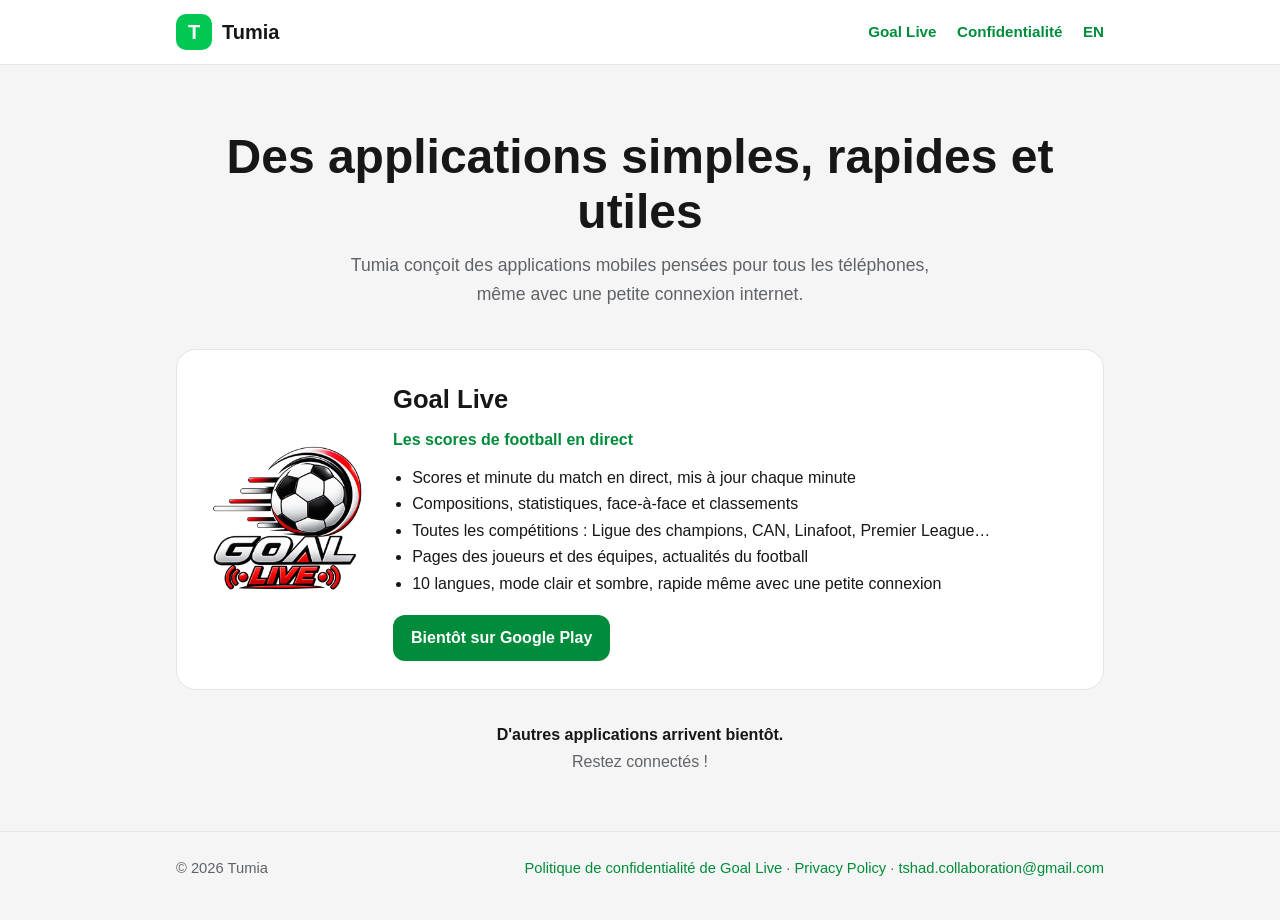
<file: index.html>
<!doctype html>
<html lang="fr">
<head>
  <meta charset="utf-8">
  <meta name="viewport" content="width=device-width, initial-scale=1">
  <title>Tumia — applications mobiles</title>
  <meta name="description" content="Tumia crée des applications mobiles simples et utiles. Découvrez Goal Live, les scores de football en direct.">
  <meta name="theme-color" content="#00c853">
  <link rel="icon" href="assets/favicon.png">
  <link rel="stylesheet" href="assets/style.css">
</head>
<body>
  <header class="top">
    <div class="wrap">
      <a class="brand" href="./"><span class="mark">T</span>Tumia</a>
      <nav>
        <a href="#goal-live">Goal Live</a>
        <a href="goal-live/politique-de-confidentialite.html">Confidentialité</a>
        <a href="goal-live/privacy-policy.html" lang="en">EN</a>
      </nav>
    </div>
  </header>

  <main class="wrap">
    <section class="hero">
      <h1>Des applications simples, rapides et utiles</h1>
      <p>Tumia conçoit des applications mobiles pensées pour tous les téléphones, même avec une petite connexion internet.</p>
    </section>

    <section class="app" id="goal-live">
      <img src="assets/goal-live-logo.png" alt="Logo Goal Live" width="160" height="160">
      <div>
        <h2>Goal Live</h2>
        <p class="tag">Les scores de football en direct</p>
        <ul>
          <li>Scores et minute du match en direct, mis à jour chaque minute</li>
          <li>Compositions, statistiques, face-à-face et classements</li>
          <li>Toutes les compétitions : Ligue des champions, CAN, Linafoot, Premier League…</li>
          <li>Pages des joueurs et des équipes, actualités du football</li>
          <li>10 langues, mode clair et sombre, rapide même avec une petite connexion</li>
        </ul>
        <span class="badge">Bientôt sur Google Play</span>
      </div>
    </section>

    <p class="soon"><strong>D'autres applications arrivent bientôt.</strong><br>Restez connectés !</p>
  </main>

  <footer>
    <div class="wrap">
      <span>© 2026 Tumia</span>
      <span>
        <a href="goal-live/politique-de-confidentialite.html">Politique de confidentialité de Goal Live</a> ·
        <a href="goal-live/privacy-policy.html" lang="en">Privacy Policy</a> ·
        <a href="mailto:tshad.collaboration@gmail.com">tshad.collaboration@gmail.com</a>
      </span>
    </div>
  </footer>
</body>
</html>
</file>
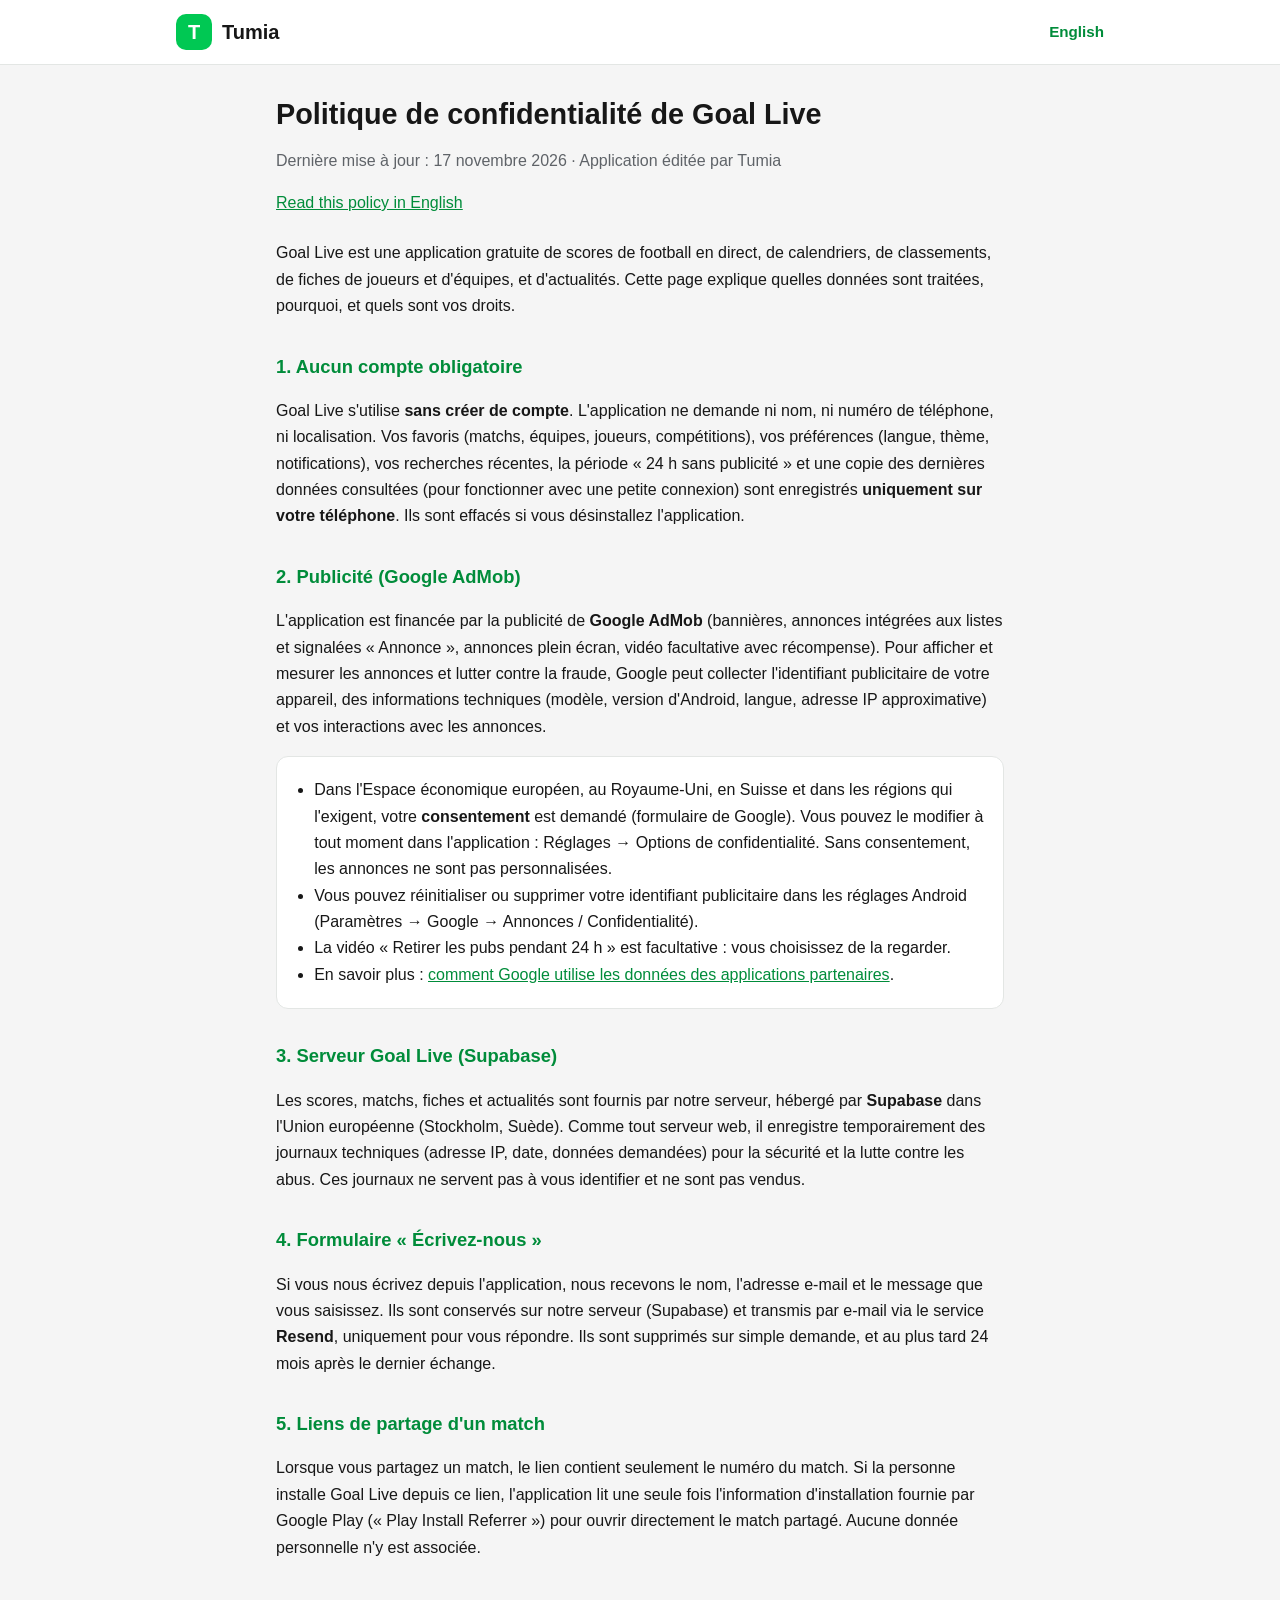
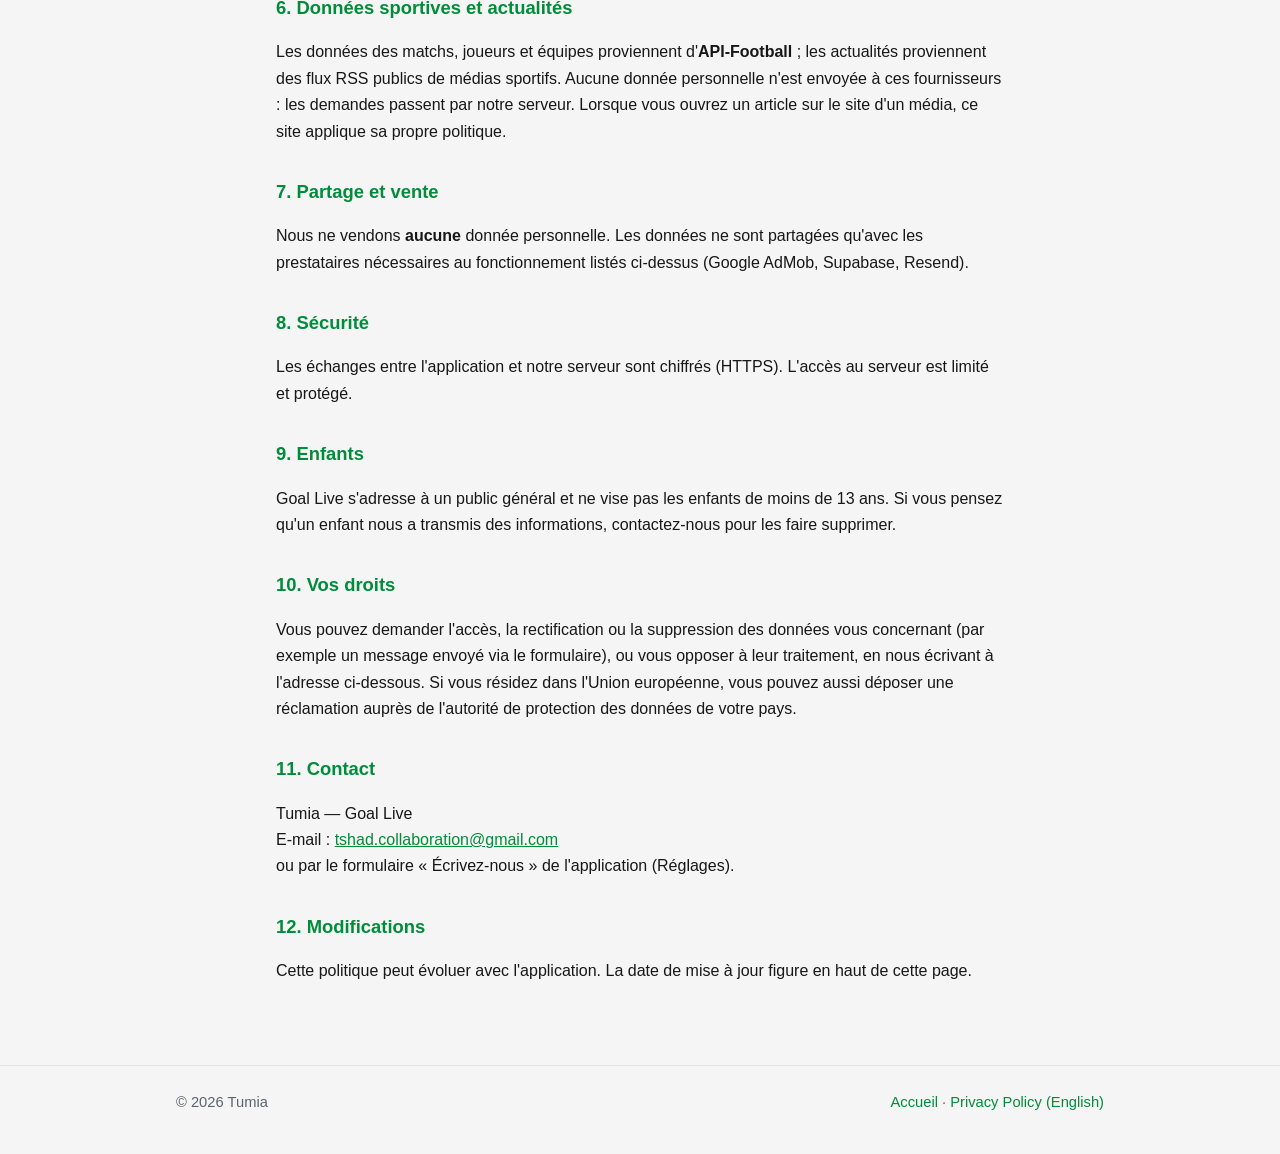
<file: goal-live/politique-de-confidentialite.html>
<!doctype html>
<html lang="fr">
<head>
  <meta charset="utf-8">
  <meta name="viewport" content="width=device-width, initial-scale=1">
  <title>Goal Live — Politique de confidentialité</title>
  <meta name="description" content="Politique de confidentialité de l'application Goal Live (Tumia).">
  <meta name="theme-color" content="#00c853">
  <link rel="icon" href="../assets/favicon.png">
  <link rel="stylesheet" href="../assets/style.css">
  <link rel="alternate" hreflang="en" href="privacy-policy.html">
</head>
<body>
  <header class="top">
    <div class="wrap">
      <a class="brand" href="../"><span class="mark">T</span>Tumia</a>
      <nav><a href="privacy-policy.html" lang="en">English</a></nav>
    </div>
  </header>

  <main class="doc">
    <h1>Politique de confidentialité de Goal Live</h1>
    <p class="muted">Dernière mise à jour : 17 novembre 2026 · Application éditée par Tumia</p>
    <p class="lang"><a href="privacy-policy.html" lang="en">Read this policy in English</a></p>

    <p>Goal Live est une application gratuite de scores de football en direct, de calendriers, de classements,
      de fiches de joueurs et d'équipes, et d'actualités. Cette page explique quelles données sont traitées,
      pourquoi, et quels sont vos droits.</p>

    <h2>1. Aucun compte obligatoire</h2>
    <p>Goal Live s'utilise <strong>sans créer de compte</strong>. L'application ne demande ni nom, ni numéro de
      téléphone, ni localisation. Vos favoris (matchs, équipes, joueurs, compétitions), vos préférences (langue,
      thème, notifications), vos recherches récentes, la période « 24 h sans publicité » et une copie des dernières
      données consultées (pour fonctionner avec une petite connexion) sont enregistrés <strong>uniquement sur votre
      téléphone</strong>. Ils sont effacés si vous désinstallez l'application.</p>

    <h2>2. Publicité (Google AdMob)</h2>
    <p>L'application est financée par la publicité de <strong>Google AdMob</strong> (bannières, annonces intégrées
      aux listes et signalées « Annonce », annonces plein écran, vidéo facultative avec récompense). Pour afficher et
      mesurer les annonces et lutter contre la fraude, Google peut collecter l'identifiant publicitaire de votre
      appareil, des informations techniques (modèle, version d'Android, langue, adresse IP approximative) et vos
      interactions avec les annonces.</p>
    <div class="card">
      <ul>
        <li>Dans l'Espace économique européen, au Royaume-Uni, en Suisse et dans les régions qui l'exigent, votre
          <strong>consentement</strong> est demandé (formulaire de Google). Vous pouvez le modifier à tout moment dans
          l'application : Réglages → Options de confidentialité. Sans consentement, les annonces ne sont pas
          personnalisées.</li>
        <li>Vous pouvez réinitialiser ou supprimer votre identifiant publicitaire dans les réglages Android
          (Paramètres → Google → Annonces / Confidentialité).</li>
        <li>La vidéo « Retirer les pubs pendant 24 h » est facultative : vous choisissez de la regarder.</li>
        <li>En savoir plus : <a href="https://policies.google.com/technologies/partner-sites?hl=fr">comment Google
          utilise les données des applications partenaires</a>.</li>
      </ul>
    </div>

    <h2>3. Serveur Goal Live (Supabase)</h2>
    <p>Les scores, matchs, fiches et actualités sont fournis par notre serveur, hébergé par <strong>Supabase</strong>
      dans l'Union européenne (Stockholm, Suède). Comme tout serveur web, il enregistre temporairement des journaux
      techniques (adresse IP, date, données demandées) pour la sécurité et la lutte contre les abus. Ces journaux ne
      servent pas à vous identifier et ne sont pas vendus.</p>

    <h2>4. Formulaire « Écrivez-nous »</h2>
    <p>Si vous nous écrivez depuis l'application, nous recevons le nom, l'adresse e-mail et le message que vous
      saisissez. Ils sont conservés sur notre serveur (Supabase) et transmis par e-mail via le service
      <strong>Resend</strong>, uniquement pour vous répondre. Ils sont supprimés sur simple demande, et au plus tard
      24 mois après le dernier échange.</p>

    <h2>5. Liens de partage d'un match</h2>
    <p>Lorsque vous partagez un match, le lien contient seulement le numéro du match. Si la personne installe Goal
      Live depuis ce lien, l'application lit une seule fois l'information d'installation fournie par Google Play
      (« Play Install Referrer ») pour ouvrir directement le match partagé. Aucune donnée personnelle n'y est
      associée.</p>

    <h2>6. Données sportives et actualités</h2>
    <p>Les données des matchs, joueurs et équipes proviennent d'<strong>API-Football</strong> ; les actualités
      proviennent des flux RSS publics de médias sportifs. Aucune donnée personnelle n'est envoyée à ces
      fournisseurs : les demandes passent par notre serveur. Lorsque vous ouvrez un article sur le site d'un média,
      ce site applique sa propre politique.</p>

    <h2>7. Partage et vente</h2>
    <p>Nous ne vendons <strong>aucune</strong> donnée personnelle. Les données ne sont partagées qu'avec les
      prestataires nécessaires au fonctionnement listés ci-dessus (Google AdMob, Supabase, Resend).</p>

    <h2>8. Sécurité</h2>
    <p>Les échanges entre l'application et notre serveur sont chiffrés (HTTPS). L'accès au serveur est limité et
      protégé.</p>

    <h2>9. Enfants</h2>
    <p>Goal Live s'adresse à un public général et ne vise pas les enfants de moins de 13 ans. Si vous pensez qu'un
      enfant nous a transmis des informations, contactez-nous pour les faire supprimer.</p>

    <h2>10. Vos droits</h2>
    <p>Vous pouvez demander l'accès, la rectification ou la suppression des données vous concernant (par exemple un
      message envoyé via le formulaire), ou vous opposer à leur traitement, en nous écrivant à l'adresse ci-dessous.
      Si vous résidez dans l'Union européenne, vous pouvez aussi déposer une réclamation auprès de l'autorité de
      protection des données de votre pays.</p>

    <h2>11. Contact</h2>
    <p>Tumia — Goal Live<br>
      E-mail : <a href="mailto:tshad.collaboration@gmail.com">tshad.collaboration@gmail.com</a><br>
      ou par le formulaire « Écrivez-nous » de l'application (Réglages).</p>

    <h2>12. Modifications</h2>
    <p>Cette politique peut évoluer avec l'application. La date de mise à jour figure en haut de cette page.</p>
  </main>

  <footer>
    <div class="wrap">
      <span>© 2026 Tumia</span>
      <span><a href="../">Accueil</a> · <a href="privacy-policy.html" lang="en">Privacy Policy (English)</a></span>
    </div>
  </footer>
</body>
</html>
</file>
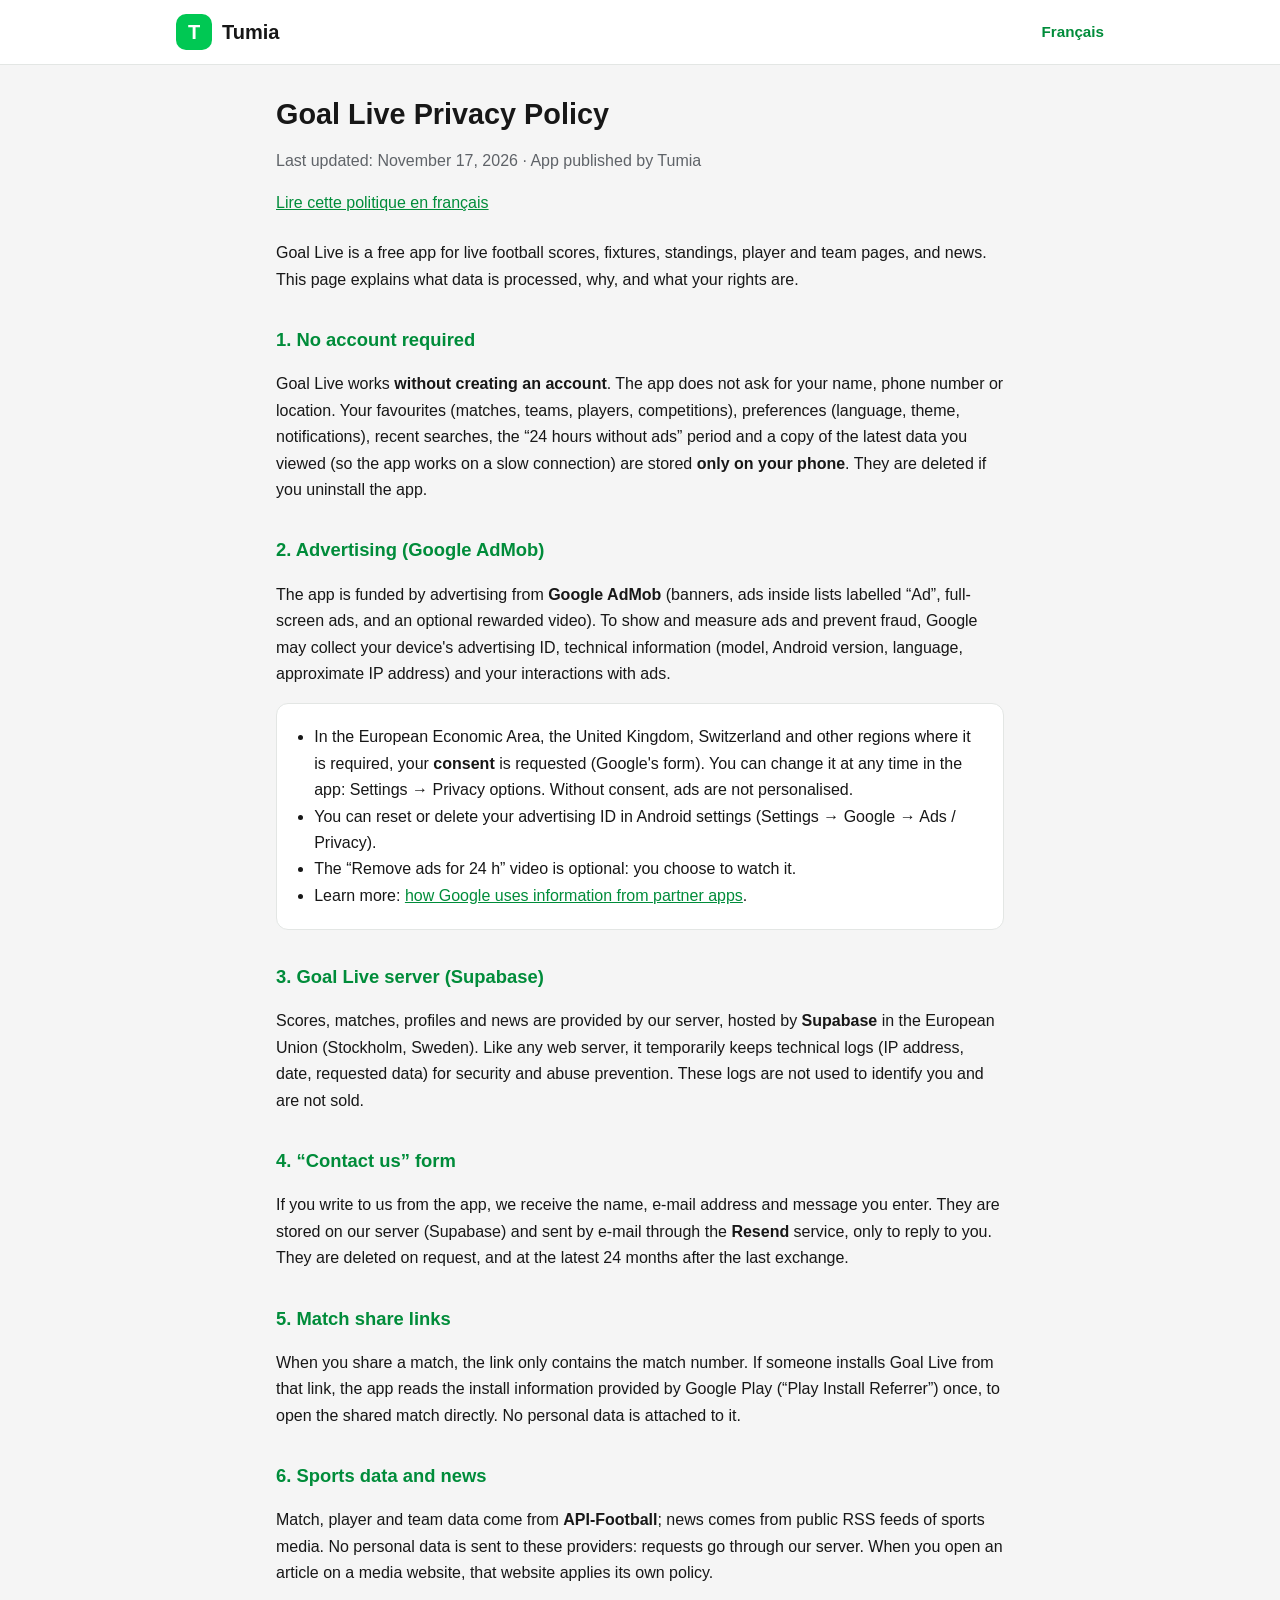
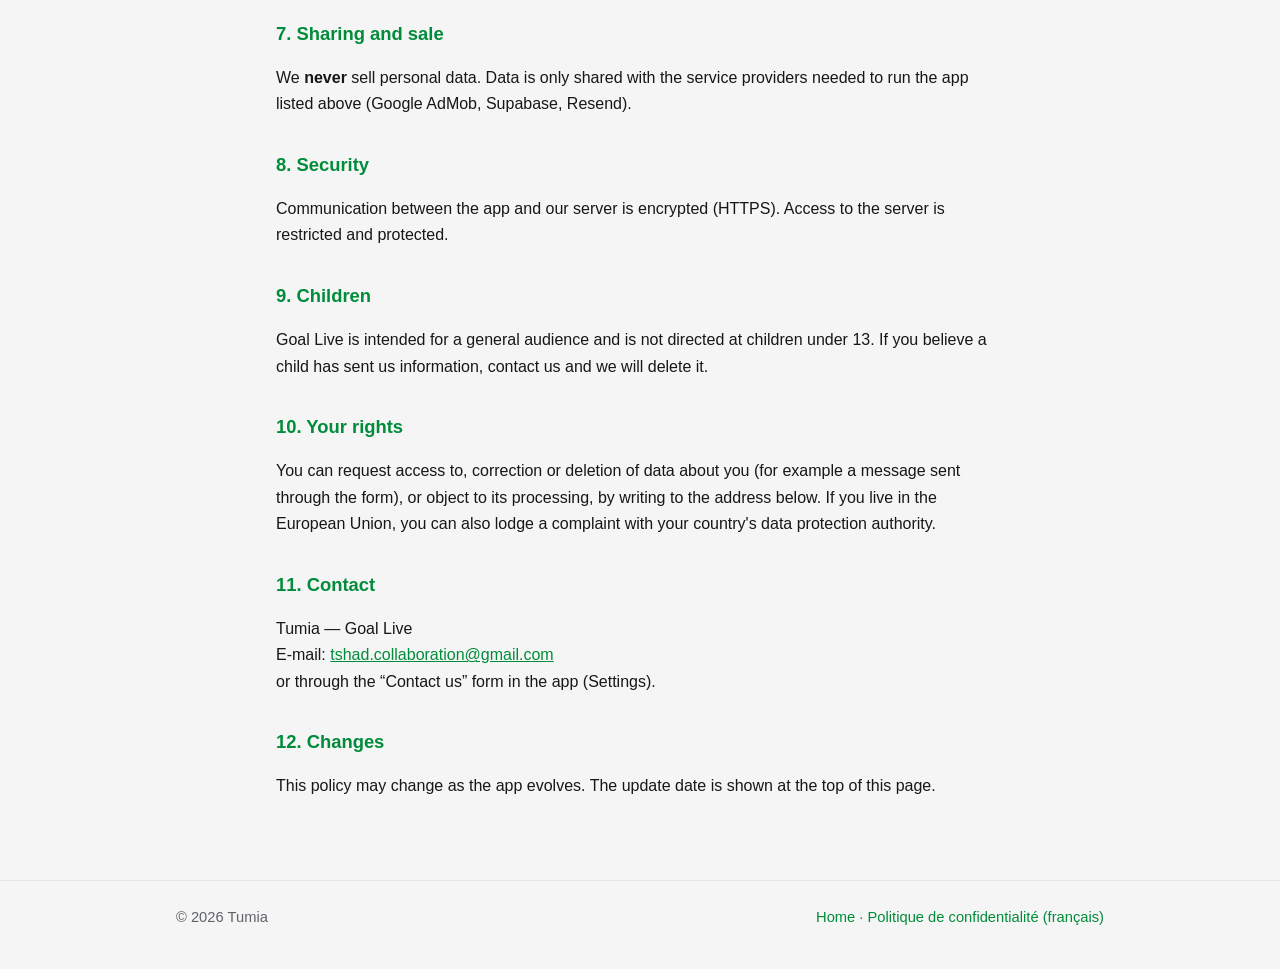
<file: goal-live/privacy-policy.html>
<!doctype html>
<html lang="en">
<head>
  <meta charset="utf-8">
  <meta name="viewport" content="width=device-width, initial-scale=1">
  <title>Goal Live — Privacy Policy</title>
  <meta name="description" content="Privacy Policy of the Goal Live app (Tumia).">
  <meta name="theme-color" content="#00c853">
  <link rel="icon" href="../assets/favicon.png">
  <link rel="stylesheet" href="../assets/style.css">
  <link rel="alternate" hreflang="fr" href="politique-de-confidentialite.html">
</head>
<body>
  <header class="top">
    <div class="wrap">
      <a class="brand" href="../"><span class="mark">T</span>Tumia</a>
      <nav><a href="politique-de-confidentialite.html" lang="fr">Français</a></nav>
    </div>
  </header>

  <main class="doc">
    <h1>Goal Live Privacy Policy</h1>
    <p class="muted">Last updated: November 17, 2026 · App published by Tumia</p>
    <p class="lang"><a href="politique-de-confidentialite.html" lang="fr">Lire cette politique en français</a></p>

    <p>Goal Live is a free app for live football scores, fixtures, standings, player and team pages, and news.
      This page explains what data is processed, why, and what your rights are.</p>

    <h2>1. No account required</h2>
    <p>Goal Live works <strong>without creating an account</strong>. The app does not ask for your name, phone
      number or location. Your favourites (matches, teams, players, competitions), preferences (language, theme,
      notifications), recent searches, the “24 hours without ads” period and a copy of the latest data you viewed
      (so the app works on a slow connection) are stored <strong>only on your phone</strong>. They are deleted if you
      uninstall the app.</p>

    <h2>2. Advertising (Google AdMob)</h2>
    <p>The app is funded by advertising from <strong>Google AdMob</strong> (banners, ads inside lists labelled “Ad”,
      full-screen ads, and an optional rewarded video). To show and measure ads and prevent fraud, Google may collect
      your device's advertising ID, technical information (model, Android version, language, approximate IP address)
      and your interactions with ads.</p>
    <div class="card">
      <ul>
        <li>In the European Economic Area, the United Kingdom, Switzerland and other regions where it is required,
          your <strong>consent</strong> is requested (Google's form). You can change it at any time in the app:
          Settings → Privacy options. Without consent, ads are not personalised.</li>
        <li>You can reset or delete your advertising ID in Android settings (Settings → Google → Ads / Privacy).</li>
        <li>The “Remove ads for 24 h” video is optional: you choose to watch it.</li>
        <li>Learn more: <a href="https://policies.google.com/technologies/partner-sites?hl=en">how Google uses
          information from partner apps</a>.</li>
      </ul>
    </div>

    <h2>3. Goal Live server (Supabase)</h2>
    <p>Scores, matches, profiles and news are provided by our server, hosted by <strong>Supabase</strong> in the
      European Union (Stockholm, Sweden). Like any web server, it temporarily keeps technical logs (IP address, date,
      requested data) for security and abuse prevention. These logs are not used to identify you and are not sold.</p>

    <h2>4. “Contact us” form</h2>
    <p>If you write to us from the app, we receive the name, e-mail address and message you enter. They are stored on
      our server (Supabase) and sent by e-mail through the <strong>Resend</strong> service, only to reply to you. They
      are deleted on request, and at the latest 24 months after the last exchange.</p>

    <h2>5. Match share links</h2>
    <p>When you share a match, the link only contains the match number. If someone installs Goal Live from that
      link, the app reads the install information provided by Google Play (“Play Install Referrer”) once, to open the
      shared match directly. No personal data is attached to it.</p>

    <h2>6. Sports data and news</h2>
    <p>Match, player and team data come from <strong>API-Football</strong>; news comes from public RSS feeds of sports
      media. No personal data is sent to these providers: requests go through our server. When you open an article on
      a media website, that website applies its own policy.</p>

    <h2>7. Sharing and sale</h2>
    <p>We <strong>never</strong> sell personal data. Data is only shared with the service providers needed to run the
      app listed above (Google AdMob, Supabase, Resend).</p>

    <h2>8. Security</h2>
    <p>Communication between the app and our server is encrypted (HTTPS). Access to the server is restricted and
      protected.</p>

    <h2>9. Children</h2>
    <p>Goal Live is intended for a general audience and is not directed at children under 13. If you believe a child
      has sent us information, contact us and we will delete it.</p>

    <h2>10. Your rights</h2>
    <p>You can request access to, correction or deletion of data about you (for example a message sent through the
      form), or object to its processing, by writing to the address below. If you live in the European Union, you can
      also lodge a complaint with your country's data protection authority.</p>

    <h2>11. Contact</h2>
    <p>Tumia — Goal Live<br>
      E-mail: <a href="mailto:tshad.collaboration@gmail.com">tshad.collaboration@gmail.com</a><br>
      or through the “Contact us” form in the app (Settings).</p>

    <h2>12. Changes</h2>
    <p>This policy may change as the app evolves. The update date is shown at the top of this page.</p>
  </main>

  <footer>
    <div class="wrap">
      <span>© 2026 Tumia</span>
      <span><a href="../">Home</a> · <a href="politique-de-confidentialite.html" lang="fr">Politique de confidentialité (français)</a></span>
    </div>
  </footer>
</body>
</html>
</file>
<file: assets/style.css>
/* Tumia — feuille de style commune (couleurs de Goal Live) */
:root {
  --green: #00c853;
  --green-dark: #008c3a;
  --bg: #f5f5f5;
  --card: #ffffff;
  --text: #171717;
  --muted: #5f6368;
  --line: #e3e6e4;
}
@media (prefers-color-scheme: dark) {
  :root {
    --bg: #121212;
    --card: #1e1e1e;
    --text: #ececec;
    --muted: #a6aaae;
    --line: #2c2c2c;
    --green-dark: #2ee07a;
  }
}
* { box-sizing: border-box; }
html { -webkit-text-size-adjust: 100%; }
body {
  margin: 0;
  background: var(--bg);
  color: var(--text);
  font: 16px/1.65 -apple-system, "Segoe UI", Roboto, "Helvetica Neue", Arial, sans-serif;
}
a { color: var(--green-dark); }
.wrap { max-width: 960px; margin: 0 auto; padding: 0 16px; }

/* En-tête */
.top { background: var(--card); border-bottom: 1px solid var(--line); }
.top .wrap { display: flex; align-items: center; justify-content: space-between; height: 64px; gap: 12px; }
.brand { display: flex; align-items: center; gap: 10px; font-weight: 800; font-size: 1.25rem; color: var(--text); text-decoration: none; }
.brand .mark { width: 36px; height: 36px; border-radius: 10px; background: var(--green); color: #fff; display: grid; place-items: center; font-weight: 900; }
.top nav a { margin-left: 16px; text-decoration: none; font-weight: 600; font-size: .95rem; }

/* Accueil */
.hero { padding: 64px 0 40px; text-align: center; }
.hero h1 { font-size: clamp(2rem, 6vw, 3rem); line-height: 1.15; margin: 0 0 12px; }
.hero p { color: var(--muted); font-size: 1.1rem; max-width: 620px; margin: 0 auto; }
.app {
  background: var(--card); border: 1px solid var(--line); border-radius: 20px;
  padding: 28px; display: grid; grid-template-columns: 160px 1fr; gap: 28px; align-items: center;
}
.app img { width: 160px; height: 160px; object-fit: contain; }
.app h2 { margin: 0 0 6px; font-size: 1.6rem; }
.app .tag { color: var(--green-dark); font-weight: 700; margin: 0 0 12px; }
.app ul { margin: 0 0 18px; padding-left: 1.2rem; }
.badge {
  display: inline-block; background: var(--green-dark); color: #fff; padding: 10px 18px;
  border-radius: 12px; font-weight: 700; text-decoration: none;
}
@media (prefers-color-scheme: dark) { .badge { background: #008c3a; } }
.soon { margin: 32px 0 56px; text-align: center; color: var(--muted); }
.soon strong { color: var(--text); }
@media (max-width: 640px) {
  .app { grid-template-columns: 1fr; text-align: center; }
  .app img { margin: 0 auto; }
  .app ul { text-align: left; }
  .top nav a { margin-left: 10px; font-size: .88rem; }
}

/* Pages de texte (politique de confidentialité) */
.doc { max-width: 760px; margin: 0 auto; padding: 32px 16px 64px; }
.doc h1 { font-size: 1.8rem; line-height: 1.2; margin: 0 0 4px; }
.doc h2 { font-size: 1.15rem; margin: 2rem 0 .4rem; color: var(--green-dark); }
.doc .muted { color: var(--muted); }
.doc .lang { margin: 8px 0 24px; }
.doc .card { background: var(--card); border: 1px solid var(--line); border-radius: 12px; padding: 4px 18px; margin: 12px 0; }
.doc ul { padding-left: 1.2rem; }

/* Pied de page */
footer { border-top: 1px solid var(--line); padding: 24px 0 40px; color: var(--muted); font-size: .92rem; }
footer .wrap { display: flex; flex-wrap: wrap; gap: 8px 20px; justify-content: space-between; }
footer a { text-decoration: none; }
</file>
